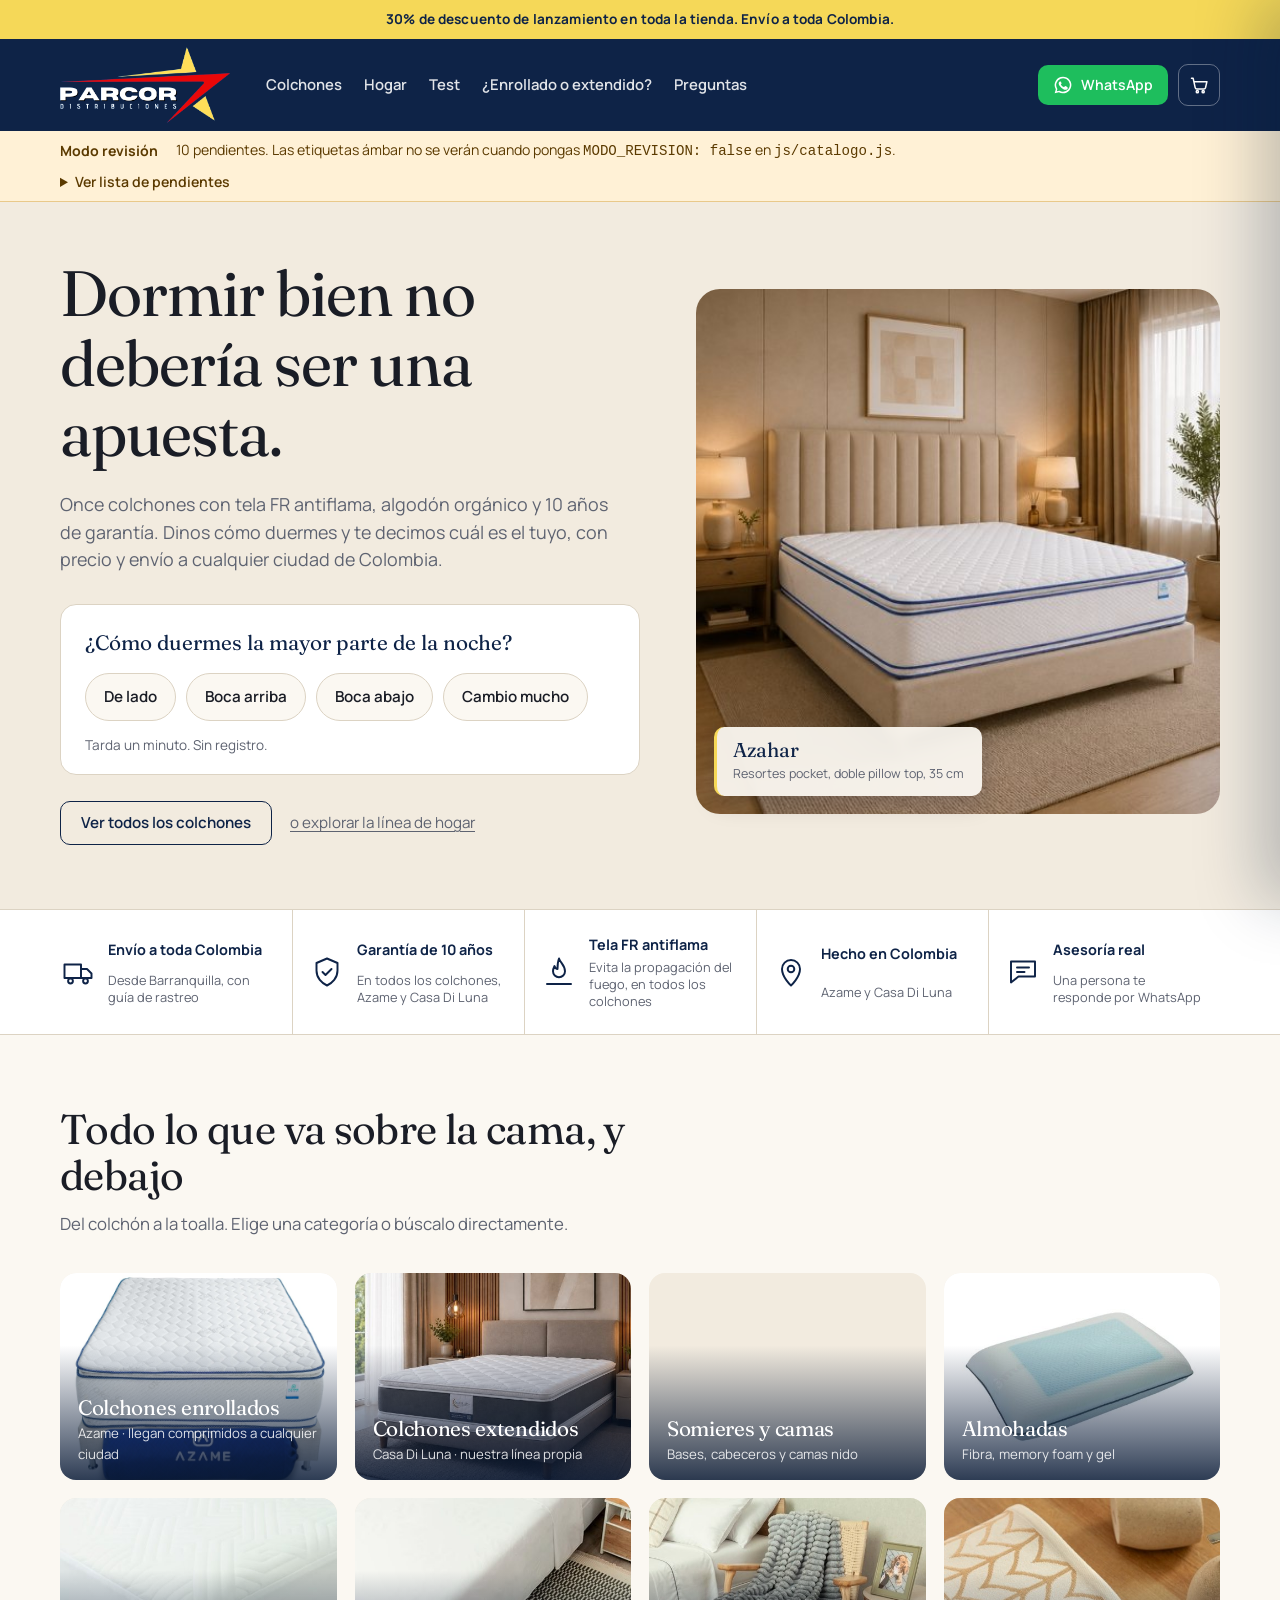
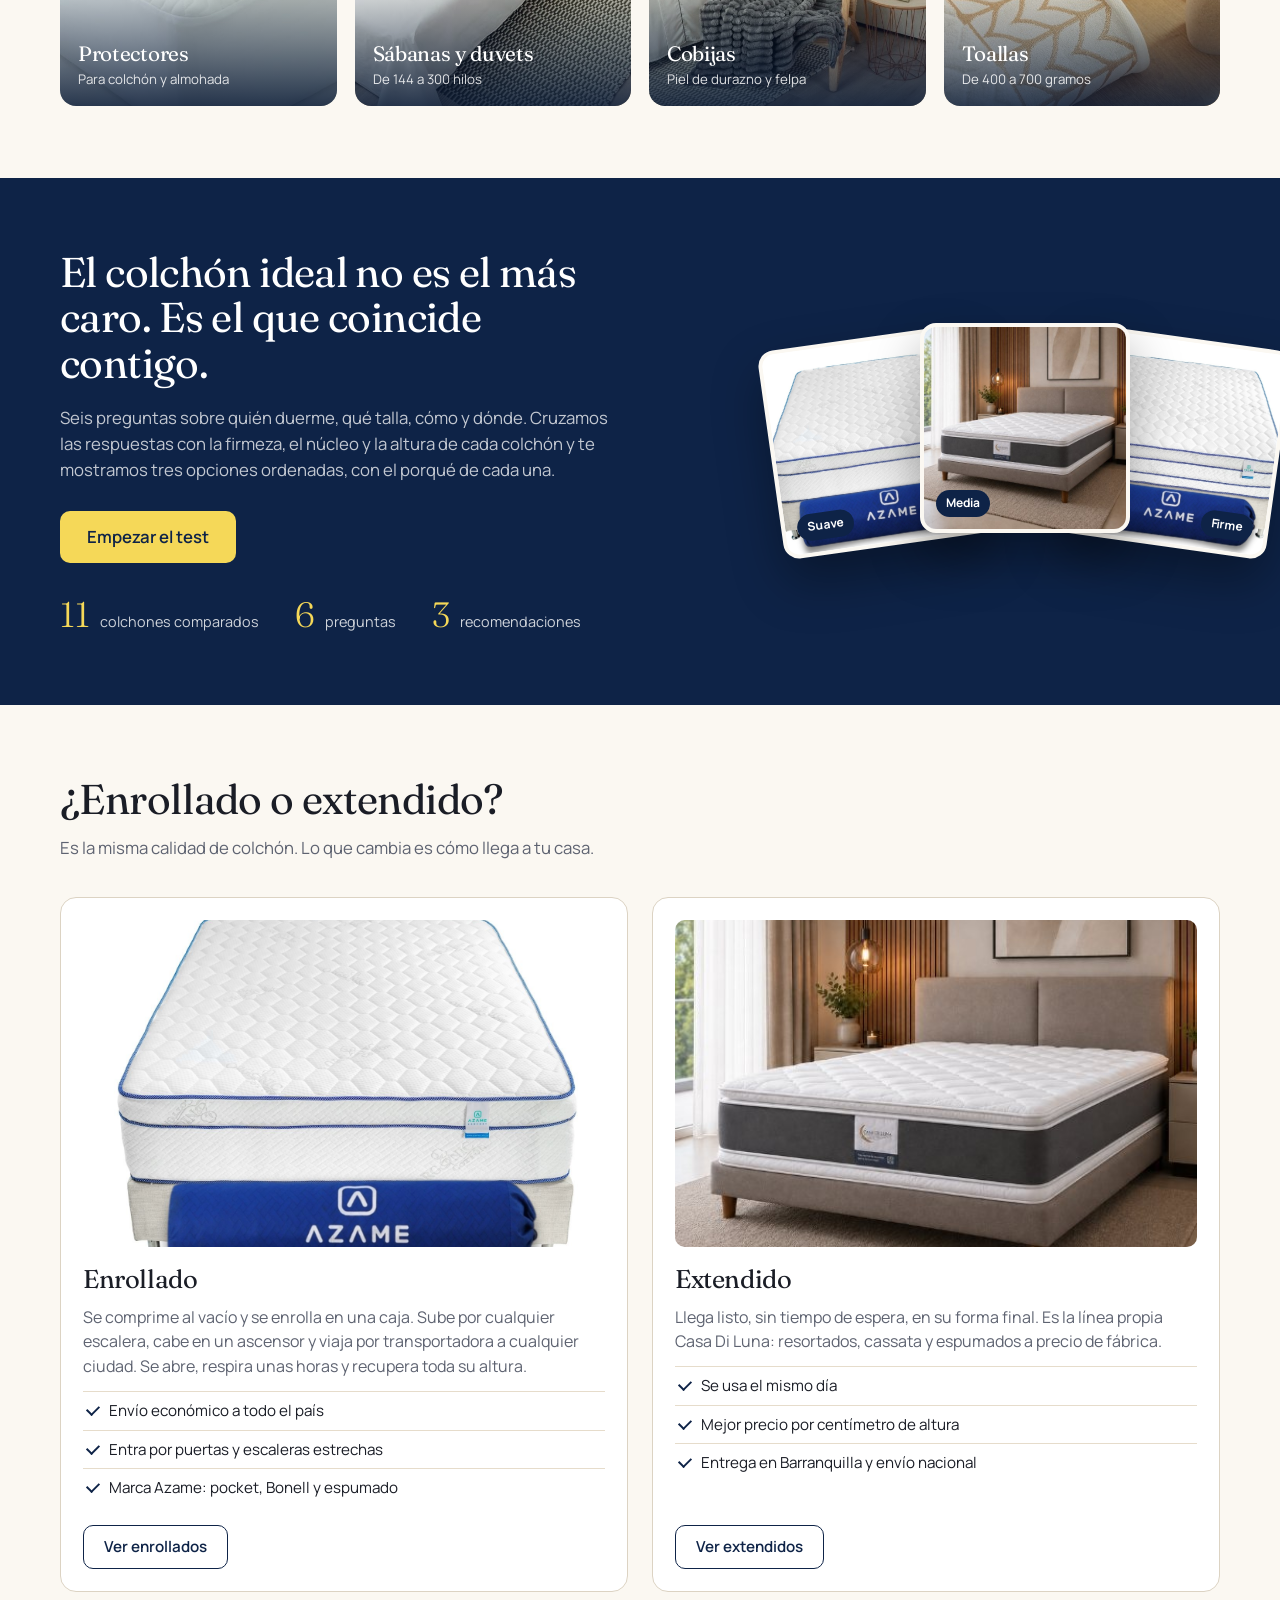
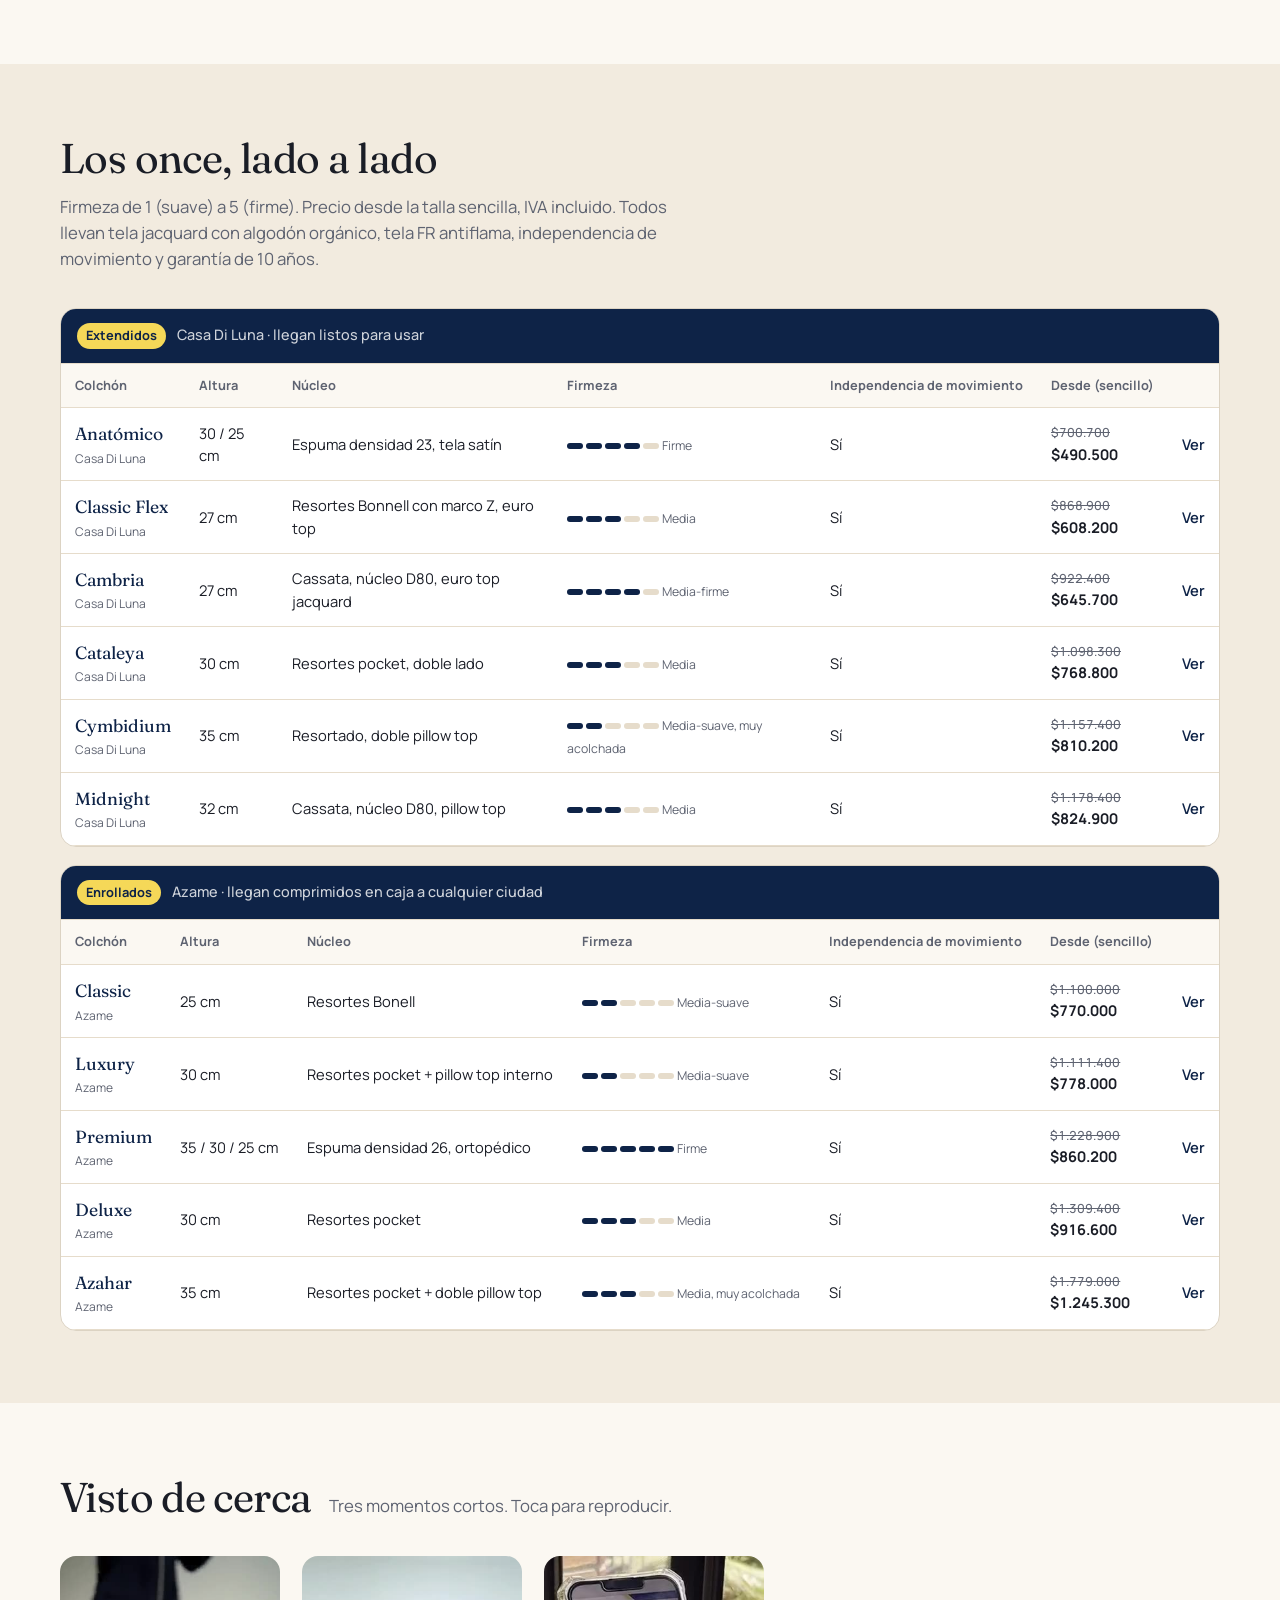
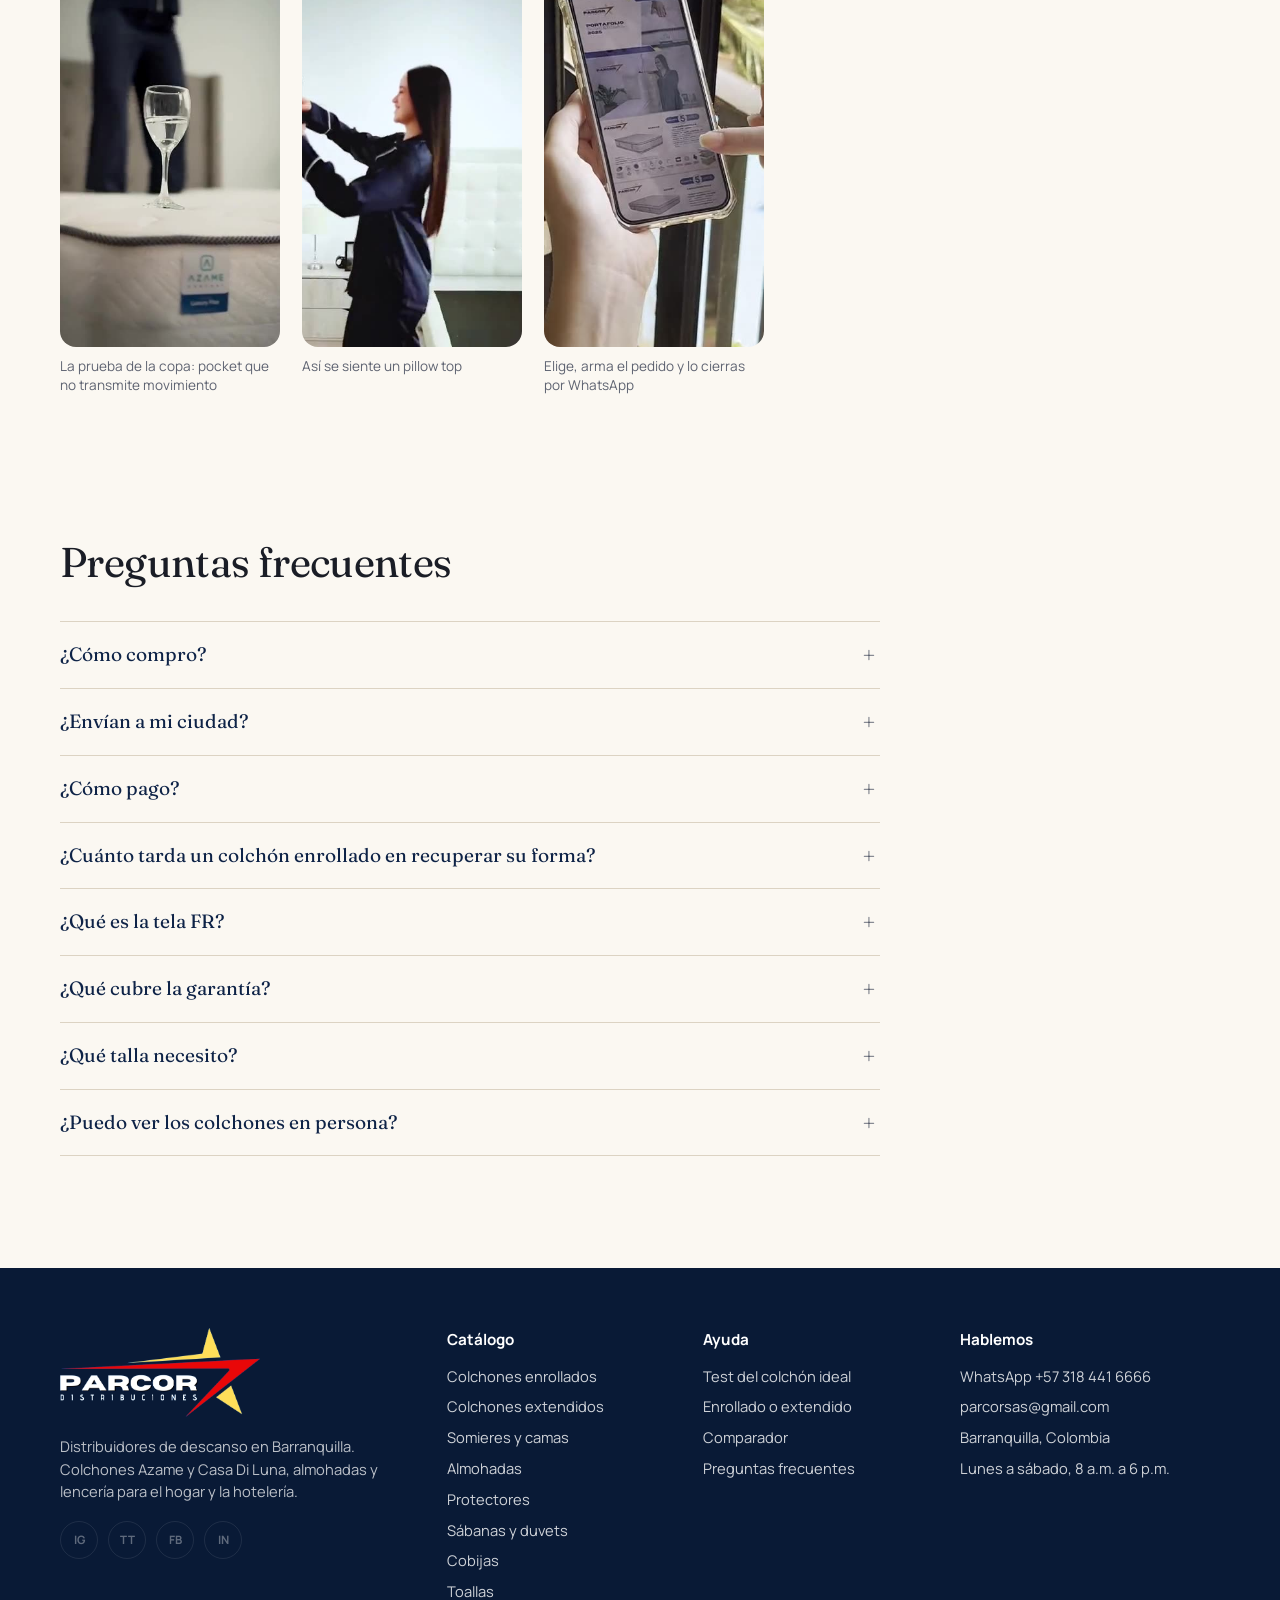
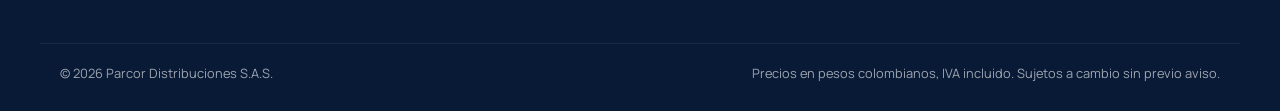
<file: index.html>
<!DOCTYPE html>
<html lang="es">
<head>
<meta charset="UTF-8">
<meta name="viewport" content="width=device-width, initial-scale=1.0">
<title>Parcor Distribuciones — Colchones y descanso, enviados a toda Colombia</title>
<meta name="description" content="Colchones enrollados Azame y extendidos Casa Di Luna, almohadas, protectores, sábanas, cobijas y toallas. Asesoría por WhatsApp y envío a toda Colombia desde Barranquilla.">
<meta property="og:title" content="Parcor Distribuciones — Colchones y descanso">
<meta property="og:description" content="Encuentra tu colchón ideal en un minuto. Envío a toda Colombia, garantía de 10 años.">
<meta property="og:image" content="img/enrollados/azahar-1.jpg">
<meta property="og:type" content="website">
<link rel="icon" href="img/logo/logo-azul.png" type="image/png">
<link rel="preconnect" href="https://fonts.googleapis.com">
<link rel="preconnect" href="https://fonts.gstatic.com" crossorigin>
<link href="https://fonts.googleapis.com/css2?family=Fraunces:ital,opsz,wght@0,9..144,300;0,9..144,400;0,9..144,500;0,9..144,600;1,9..144,300;1,9..144,400&family=Manrope:wght@400;500;600;700&display=swap" rel="stylesheet">
<link rel="stylesheet" href="css/styles.css">
</head>
<body>

<a class="skip" href="#view">Ir al contenido</a>

<!-- ============ ANUNCIO ============ -->
<div class="announce" id="announce" hidden></div>

<!-- ============ HEADER ============ -->
<header class="site-header" id="header">
  <div class="wrap header-row">
    <a href="#/" class="brand" aria-label="Parcor Distribuciones, inicio">
      <img src="img/logo/logo-blanco-hd.png" alt="Parcor Distribuciones" width="1174" height="520">
    </a>
    <nav class="nav" id="nav" aria-label="Principal">
      <a href="#/catalogo/enrollados">Colchones</a>
      <a href="#/catalogo/almohadas">Hogar</a>
      <a href="#/" data-scroll="test">Test</a>
      <a href="#/" data-scroll="enrollado">¿Enrollado o extendido?</a>
      <a href="#/" data-scroll="faq">Preguntas</a>
    </nav>
    <div class="header-actions">
      <a class="btn btn-wa btn-sm" id="header-wa" href="#" target="_blank" rel="noopener">
        <svg class="ico" viewBox="0 0 24 24" aria-hidden="true"><path d="M12 2a10 10 0 0 0-8.6 15.1L2 22l5.1-1.3A10 10 0 1 0 12 2zm0 18.2a8.2 8.2 0 0 1-4.2-1.2l-.3-.2-3 .8.8-2.9-.2-.3A8.2 8.2 0 1 1 12 20.2zm4.5-6.1c-.2-.1-1.5-.7-1.7-.8s-.4-.1-.6.1-.6.8-.8 1-.3.2-.5.1a6.7 6.7 0 0 1-3.3-2.9c-.3-.4.3-.4.7-1.3.1-.2 0-.3 0-.4l-.8-1.8c-.2-.5-.4-.4-.6-.4h-.5a1 1 0 0 0-.7.3 3 3 0 0 0-.9 2.2 5.2 5.2 0 0 0 1.1 2.8 11.9 11.9 0 0 0 4.6 4 5.3 5.3 0 0 0 3.2.7 2.7 2.7 0 0 0 1.8-1.3 2.2 2.2 0 0 0 .2-1.3c-.1-.1-.3-.2-.5-.3z"/></svg>
        <span>WhatsApp</span>
      </a>
      <button class="cart-btn" id="cart-btn" aria-label="Abrir carrito">
        <svg class="ico" viewBox="0 0 24 24" aria-hidden="true"><path d="M3 4h2l2.4 11.2a2 2 0 0 0 2 1.6h8.4a2 2 0 0 0 2-1.5L21.5 8H7"/><circle cx="10" cy="20" r="1.3"/><circle cx="17" cy="20" r="1.3"/></svg>
        <span class="cart-count" id="cart-count" hidden>0</span>
      </button>
      <button class="burger" id="burger" aria-label="Abrir menú" aria-expanded="false"><span></span><span></span><span></span></button>
    </div>
  </div>
</header>

<!-- Panel de revisión (solo con CONFIG.MODO_REVISION = true) -->
<div class="revision" id="revision" hidden></div>

<main id="view">

  <!-- ============ INICIO ============ -->
  <section class="view view-home" id="view-home">

    <!-- HERO: la primera pregunta del test -->
    <section class="hero">
      <div class="wrap hero-grid">
        <div class="hero-copy">
          <h1>Dormir bien no debería ser una apuesta.</h1>
          <p class="hero-lead">Once colchones con tela FR antiflama, algodón orgánico y 10 años de garantía. Dinos cómo duermes y te decimos cuál es el tuyo, con precio y envío a cualquier ciudad de Colombia.</p>
          <div class="hero-question" role="group" aria-labelledby="hq-label">
            <p id="hq-label" class="hq-label">¿Cómo duermes la mayor parte de la noche?</p>
            <div class="chips">
              <button class="chip" data-test-start="lado">De lado</button>
              <button class="chip" data-test-start="espalda">Boca arriba</button>
              <button class="chip" data-test-start="abajo">Boca abajo</button>
              <button class="chip" data-test-start="mixto">Cambio mucho</button>
            </div>
            <p class="hq-note">Tarda un minuto. Sin registro.</p>
          </div>
          <div class="hero-links">
            <a href="#/catalogo/enrollados" class="btn btn-ghost">Ver todos los colchones</a>
            <a href="#/catalogo/almohadas" class="link-quiet">o explorar la línea de hogar</a>
          </div>
        </div>
        <figure class="hero-photo">
          <img src="img/enrollados/azahar-1.jpg" alt="Colchón Azahar en una habitación luminosa" width="1024" height="1024" fetchpriority="high">
          <figcaption>
            <a href="#/p/azahar" class="photo-tag"><b>Azahar</b><span>Resortes pocket, doble pillow top, 35 cm</span></a>
          </figcaption>
        </figure>
      </div>
    </section>

    <!-- CONFIANZA -->
    <section class="trust" aria-label="Por qué comprar en Parcor">
      <div class="wrap trust-row">
        <div><svg viewBox="0 0 24 24" aria-hidden="true"><path d="M3 7h11v9H3zM14 10h4l3 3v3h-7z"/><circle cx="7" cy="18" r="1.6"/><circle cx="17" cy="18" r="1.6"/></svg><strong>Envío a toda Colombia</strong><span>Desde Barranquilla, con guía de rastreo</span></div>
        <div><svg viewBox="0 0 24 24" aria-hidden="true"><path d="M12 3l7 3v5c0 5-3.5 8.5-7 10-3.5-1.5-7-5-7-10V6z"/><path d="M9 12l2 2 4-4"/></svg><strong>Garantía de 10 años</strong><span>En todos los colchones, Azame y Casa Di Luna</span></div>
        <div><svg viewBox="0 0 24 24" aria-hidden="true"><path d="M12 3c1 3 4 4.5 4 8.5A4 4 0 0 1 8 11.5c0-1.5.5-2.5 1-3.5.5 1.5 1.5 2 2 2 0-2.5 0-4.5 1-7z"/><path d="M4 20h16"/></svg><strong>Tela FR antiflama</strong><span>Evita la propagación del fuego, en todos los colchones</span></div>
        <div><svg viewBox="0 0 24 24" aria-hidden="true"><path d="M12 21s-6-5.5-6-11a6 6 0 0 1 12 0c0 5.5-6 11-6 11z"/><circle cx="12" cy="10" r="2.2"/></svg><strong>Hecho en Colombia</strong><span>Azame y Casa Di Luna</span></div>
        <div><svg viewBox="0 0 24 24" aria-hidden="true"><path d="M4 5h16v10H9l-5 4z"/><path d="M8 9h8M8 12h5"/></svg><strong>Asesoría real</strong><span>Una persona te responde por WhatsApp</span></div>
      </div>
    </section>

    <!-- CATEGORÍAS -->
    <section class="section" id="categorias">
      <div class="wrap">
        <div class="section-head">
          <h2>Todo lo que va sobre la cama, y debajo</h2>
          <p>Del colchón a la toalla. Elige una categoría o búscalo directamente.</p>
        </div>
        <div class="cat-grid" id="cat-grid"></div>
      </div>
    </section>

    <!-- TEST -->
    <section class="section section-test" id="test">
      <div class="wrap test-teaser">
        <div class="test-teaser-copy">
          <h2>El colchón ideal no es el más caro. Es el que coincide contigo.</h2>
          <p>Seis preguntas sobre quién duerme, qué talla, cómo y dónde. Cruzamos las respuestas con la firmeza, el núcleo y la altura de cada colchón y te mostramos tres opciones ordenadas, con el porqué de cada una.</p>
          <button class="btn btn-primary btn-lg" data-test-start="">Empezar el test</button>
          <ul class="test-facts">
            <li><b>11</b> colchones comparados</li>
            <li><b>6</b> preguntas</li>
            <li><b>3</b> recomendaciones</li>
          </ul>
        </div>
        <div class="fan" aria-hidden="true">
          <figure><img src="img/enrollados/luxury-2.jpg" alt="" loading="lazy"><figcaption>Suave</figcaption></figure>
          <figure><img src="img/extendidos/cymbidium-1.jpg" alt="" loading="lazy"><figcaption>Media</figcaption></figure>
          <figure><img src="img/enrollados/premium-2.jpg" alt="" loading="lazy"><figcaption>Firme</figcaption></figure>
        </div>
      </div>
    </section>

    <!-- ENROLLADO VS EXTENDIDO -->
    <section class="section" id="enrollado">
      <div class="wrap">
        <div class="section-head">
          <h2>¿Enrollado o extendido?</h2>
          <p>Es la misma calidad de colchón. Lo que cambia es cómo llega a tu casa.</p>
        </div>
        <div class="compare-two">
          <article class="two-card">
            <img src="img/enrollados/luxury-2.jpg" alt="Colchón Azame comprimido y enrollado junto a uno extendido" loading="lazy">
            <h3>Enrollado</h3>
            <p>Se comprime al vacío y se enrolla en una caja. Sube por cualquier escalera, cabe en un ascensor y viaja por transportadora a cualquier ciudad. Se abre, respira unas horas y recupera toda su altura.</p>
            <ul class="pros">
              <li>Envío económico a todo el país</li>
              <li>Entra por puertas y escaleras estrechas</li>
              <li>Marca Azame: pocket, Bonell y espumado</li>
            </ul>
            <a href="#/catalogo/enrollados" class="btn btn-ghost">Ver enrollados</a>
          </article>
          <article class="two-card">
            <img src="img/extendidos/cymbidium-1.jpg" alt="Colchón Casa Di Luna extendido sobre una base" loading="lazy">
            <h3>Extendido</h3>
            <p>Llega listo, sin tiempo de espera, en su forma final. Es la línea propia Casa Di Luna: resortados, cassata y espumados a precio de fábrica.</p>
            <ul class="pros">
              <li>Se usa el mismo día</li>
              <li>Mejor precio por centímetro de altura</li>
              <li>Entrega en Barranquilla y envío nacional</li>
            </ul>
            <a href="#/catalogo/extendidos" class="btn btn-ghost">Ver extendidos</a>
          </article>
        </div>
      </div>
    </section>

    <!-- COMPARADOR -->
    <section class="section section-alt" id="comparador">
      <div class="wrap">
        <div class="section-head">
          <h2>Los once, lado a lado</h2>
          <p>Firmeza de 1 (suave) a 5 (firme). Precio desde la talla sencilla, IVA incluido. Todos llevan tela jacquard con algodón orgánico, tela FR antiflama, independencia de movimiento y garantía de 10 años.</p>
        </div>
        <div class="table-scroll">
          <table class="compare" id="compare-table"></table>
        </div>
        <div class="table-scroll table-scroll-2">
          <table class="compare" id="compare-table-2"></table>
        </div>
      </div>
    </section>

    <!-- VIDEOS -->
    <section class="section section-videos" id="videos">
      <div class="wrap">
        <div class="section-head section-head-row">
          <h2>Visto de cerca</h2>
          <p>Tres momentos cortos. Toca para reproducir.</p>
        </div>
        <div class="video-row">
          <figure class="clip"><video src="video/clip-2.mp4" poster="video/clip-2.jpg" playsinline preload="none" loop muted></video><figcaption>La prueba de la copa: pocket que no transmite movimiento</figcaption></figure>
          <figure class="clip"><video src="video/clip-1.mp4" poster="video/clip-1.jpg" playsinline preload="none" loop muted></video><figcaption>Así se siente un pillow top</figcaption></figure>
          <figure class="clip"><video src="video/clip-3.mp4" poster="video/clip-3.jpg" playsinline preload="none" loop muted></video><figcaption>Elige, arma el pedido y lo cierras por WhatsApp</figcaption></figure>
        </div>
      </div>
    </section>

    <!-- FAQ -->
    <section class="section" id="faq">
      <div class="wrap faq-wrap">
        <div class="section-head">
          <h2>Preguntas frecuentes</h2>
        </div>
        <div class="faq" id="faq-list">
          <details><summary>¿Cómo compro?</summary><p>Armas tu pedido en la página (colchón, talla, cantidad, lo que quieras agregar) y al finalizar se abre WhatsApp con el pedido listo. Una persona del equipo confirma disponibilidad, costo de envío y te envía los datos de pago.</p></details>
          <details><summary>¿Envían a mi ciudad?</summary><p>Sí, a toda Colombia. Los colchones enrollados viajan por transportadora en caja; los extendidos y los somieres van en vehículo o carga. El valor del envío depende de la ciudad y te lo confirmamos antes de pagar.</p></details>
          <details><summary>¿Cómo pago?</summary><p id="faq-pagos"></p></details>
          <details><summary>¿Cuánto tarda un colchón enrollado en recuperar su forma?</summary><p>Al abrir la caja y retirar el plástico, el colchón se expande en minutos y alcanza su altura completa entre 24 y 48 horas. Puedes dormir en él la primera noche.</p></details>
          <details><summary>¿Qué es la tela FR?</summary><p>FR significa <em>flame retardant</em>: una tela tratada para que no propague el fuego. Todos nuestros colchones la llevan como capa exterior, junto con el jacquard de algodón orgánico que no transfiere calor. Es la misma norma que exigen hoteles y clínicas.</p></details>
          <details><summary>¿Qué cubre la garantía?</summary><p>Todos los colchones tienen garantía de 10 años contra defectos de fabricación: hundimientos mayores a 2,5 cm sin uso indebido, resortes rotos o costuras abiertas. No cubre manchas ni daños por humedad, por eso recomendamos un protector.</p></details>
          <details><summary>¿Qué talla necesito?</summary><p>Sencillo 100×190 (una persona), Semidoble 120×190 (una persona con espacio), Doble 140×190 (pareja), Queen 160×190 (pareja con espacio) y King 200×200 (pareja con niños o mascotas). Mide tu base o somier antes de elegir.</p></details>
          <details><summary>¿Puedo ver los colchones en persona?</summary><p>Somos una tienda en línea. Por eso te damos todas las fichas técnicas, fotos reales, el test y asesoría directa por WhatsApp con alguien que conoce cada colchón.</p></details>
        </div>
      </div>
    </section>

  </section>

  <!-- ============ CATÁLOGO ============ -->
  <section class="view view-catalogo" id="view-catalogo" hidden>
    <div class="wrap">
      <nav class="crumbs" aria-label="Ruta"><a href="#/">Inicio</a><span>/</span><span id="cat-crumb">Catálogo</span></nav>
      <div class="cat-header">
        <h1 id="cat-title">Catálogo</h1>
        <p id="cat-sub"></p>
      </div>
      <div class="cat-tabs" id="cat-tabs" role="tablist"></div>
      <div class="filters" id="filters"></div>
      <div class="product-grid" id="product-grid"></div>
    </div>
  </section>

  <!-- ============ PRODUCTO ============ -->
  <section class="view view-producto" id="view-producto" hidden>
    <div class="wrap" id="producto-wrap"></div>
  </section>

</main>

<!-- ============ FOOTER ============ -->
<footer class="site-footer">
  <div class="wrap footer-grid">
    <div class="footer-brand">
      <img src="img/logo/logo-blanco-hd.png" alt="Parcor Distribuciones" width="1174" height="520" loading="lazy">
      <p>Distribuidores de descanso en Barranquilla. Colchones Azame y Casa Di Luna, almohadas y lencería para el hogar y la hotelería.</p>
      <div class="social" id="social"></div>
    </div>
    <div>
      <h4>Catálogo</h4>
      <ul id="footer-cats"></ul>
    </div>
    <div>
      <h4>Ayuda</h4>
      <ul>
        <li><a href="#/" data-scroll="test">Test del colchón ideal</a></li>
        <li><a href="#/" data-scroll="enrollado">Enrollado o extendido</a></li>
        <li><a href="#/" data-scroll="comparador">Comparador</a></li>
        <li><a href="#/" data-scroll="faq">Preguntas frecuentes</a></li>
      </ul>
    </div>
    <div>
      <h4>Hablemos</h4>
      <ul class="contact">
        <li><a id="footer-wa" href="#" target="_blank" rel="noopener">WhatsApp +57 318 441 6666</a></li>
        <li><a id="footer-mail" href="#">parcorsas@gmail.com</a></li>
        <li>Barranquilla, Colombia</li>
        <li>Lunes a sábado, 8 a.m. a 6 p.m.</li>
      </ul>
    </div>
  </div>
  <div class="wrap footer-base">
    <span>© <span id="year"></span> Parcor Distribuciones S.A.S.</span>
    <span>Precios en pesos colombianos, IVA incluido. Sujetos a cambio sin previo aviso.</span>
  </div>
</footer>

<!-- WhatsApp flotante (móvil) -->
<a class="wa-float" id="wa-float" href="#" target="_blank" rel="noopener" aria-label="Escríbenos por WhatsApp">
  <svg class="ico" viewBox="0 0 24 24" aria-hidden="true"><path d="M12 2a10 10 0 0 0-8.6 15.1L2 22l5.1-1.3A10 10 0 1 0 12 2zm0 18.2a8.2 8.2 0 0 1-4.2-1.2l-.3-.2-3 .8.8-2.9-.2-.3A8.2 8.2 0 1 1 12 20.2zm4.5-6.1c-.2-.1-1.5-.7-1.7-.8s-.4-.1-.6.1-.6.8-.8 1-.3.2-.5.1a6.7 6.7 0 0 1-3.3-2.9c-.3-.4.3-.4.7-1.3.1-.2 0-.3 0-.4l-.8-1.8c-.2-.5-.4-.4-.6-.4h-.5a1 1 0 0 0-.7.3 3 3 0 0 0-.9 2.2 5.2 5.2 0 0 0 1.1 2.8 11.9 11.9 0 0 0 4.6 4 5.3 5.3 0 0 0 3.2.7 2.7 2.7 0 0 0 1.8-1.3 2.2 2.2 0 0 0 .2-1.3c-.1-.1-.3-.2-.5-.3z"/></svg>
</a>

<!-- ============ CARRITO ============ -->
<div class="overlay" id="cart-overlay" hidden></div>
<aside class="drawer" id="cart-drawer" aria-label="Tu pedido" aria-hidden="true">
  <div class="drawer-head">
    <h2>Tu pedido</h2>
    <button class="icon-btn" id="cart-close" aria-label="Cerrar carrito">×</button>
  </div>
  <div class="drawer-body" id="cart-body"></div>
  <div class="drawer-foot" id="cart-foot"></div>
</aside>

<!-- ============ TEST ============ -->
<div class="overlay" id="test-overlay" hidden></div>
<div class="modal" id="test-modal" role="dialog" aria-modal="true" aria-labelledby="test-title" aria-hidden="true">
  <div class="modal-head">
    <h2 id="test-title">Tu colchón ideal</h2>
    <button class="icon-btn" id="test-close" aria-label="Cerrar test">×</button>
  </div>
  <div class="modal-body" id="test-body"></div>
</div>

<div class="toast" id="toast" role="status" aria-live="polite"></div>

<script src="js/catalogo.js"></script>
<script src="js/app.js"></script>
</body>
</html>
</file>
<file: css/styles.css>
/* =====================================================================
   PARCOR DISTRIBUCIONES — estilos
   Paleta: azul noche + arena. Serif Fraunces para titulares,
   Manrope para interfaz y precios.
   ===================================================================== */
:root{
  --navy:#0E2347;
  --navy-deep:#091A36;
  --navy-soft:#1B3566;
  --sand:#F2EBDF;
  --sand-2:#E6DCCB;
  --cream:#FBF8F2;
  --white:#FFFFFF;
  --ink:#1A1D26;
  --muted:#5E6371;
  --line:#DCD3C3;
  --gold:#F5D858;
  --gold-deep:#B8960F;
  --red:#E30008;
  --wa:#1EBE5D;
  --wa-dark:#17A24D;
  --amber:#B06B00;
  --amber-bg:#FFF1D6;

  --serif:"Fraunces", Georgia, "Times New Roman", serif;
  --sans:"Manrope", system-ui, -apple-system, "Segoe UI", sans-serif;

  --r-xs:6px; --r-sm:10px; --r-md:16px; --r-lg:24px; --r-pill:999px;
  --wrap:1200px;
  --gutter:20px;
  --header-h:92px;
}
*{box-sizing:border-box}
html{scroll-behavior:smooth;-webkit-text-size-adjust:100%}
@media (prefers-reduced-motion:reduce){html{scroll-behavior:auto} *{transition:none!important;animation:none!important}}
body{margin:0;font-family:var(--sans);font-size:16px;line-height:1.55;color:var(--ink);background:var(--cream)}
img,video{max-width:100%;height:auto;display:block}
a{color:inherit}
button{font:inherit;color:inherit;cursor:pointer}
h1,h2,h3{font-family:var(--serif);font-weight:400;line-height:1.1;letter-spacing:-.015em;margin:0}
h1{font-size:clamp(2.2rem,5.2vw,4rem)}
h2{font-size:clamp(1.7rem,3.4vw,2.6rem)}
h3{font-size:1.35rem}
h4{font-family:var(--sans);font-size:.95rem;font-weight:700;margin:0 0 .8rem}
p{margin:0 0 1em}
.wrap{max-width:var(--wrap);margin:0 auto;padding:0 var(--gutter)}
.skip{position:absolute;left:-999px;top:8px;background:var(--gold);color:var(--navy);padding:8px 12px;border-radius:var(--r-xs);z-index:999}
.skip:focus{left:8px}
:focus-visible{outline:3px solid var(--gold);outline-offset:2px}
.ico{width:20px;height:20px;fill:none;stroke:currentColor;stroke-width:1.8;stroke-linecap:round;stroke-linejoin:round}
.btn-wa .ico,.wa-float .ico{fill:currentColor;stroke:none}
[hidden]{display:none!important}

/* ---------- botones ---------- */
.btn{display:inline-flex;align-items:center;justify-content:center;gap:8px;padding:12px 20px;border-radius:var(--r-sm);border:1.5px solid transparent;font-weight:600;font-size:.95rem;text-decoration:none;line-height:1.2;transition:background .15s,color .15s,border-color .15s,transform .1s}
.btn:active{transform:translateY(1px)}
.btn-primary{background:var(--navy);color:var(--white)}
.btn-primary:hover{background:var(--navy-soft)}
.btn-ghost{background:transparent;color:var(--navy);border-color:var(--navy)}
.btn-ghost:hover{background:var(--navy);color:var(--white)}
.btn-wa{background:var(--wa);color:var(--white)}
.btn-wa:hover{background:var(--wa-dark)}
.btn-lg{padding:15px 26px;font-size:1.05rem}
.btn-sm{padding:9px 14px;font-size:.88rem}
.btn-block{width:100%}
.link-quiet{color:var(--muted);text-decoration:underline;text-underline-offset:3px;font-size:.95rem}
.link-quiet:hover{color:var(--navy)}
.icon-btn{background:none;border:0;font-size:1.8rem;line-height:1;padding:4px 8px;color:inherit;border-radius:var(--r-xs)}
.icon-btn:hover{background:rgba(0,0,0,.06)}

/* ---------- header ---------- */
.site-header{position:sticky;top:0;z-index:50;background:var(--navy);color:var(--white)}
.header-row{display:flex;align-items:center;gap:24px;height:var(--header-h)}
.brand img{width:170px;height:auto}
.nav{display:flex;gap:22px;margin-left:12px}
.nav a{text-decoration:none;font-weight:600;font-size:.93rem;opacity:.88;padding:6px 0;border-bottom:2px solid transparent}
.nav a:hover,.nav a.active{opacity:1;border-bottom-color:var(--gold)}
.header-actions{margin-left:auto;display:flex;align-items:center;gap:10px}
.cart-btn{position:relative;background:transparent;border:1.5px solid rgba(255,255,255,.35);border-radius:var(--r-sm);width:42px;height:42px;display:grid;place-items:center;color:var(--white)}
.cart-btn:hover{border-color:var(--white)}
.cart-count{position:absolute;top:-7px;right:-7px;background:var(--gold);color:var(--navy);font-size:.72rem;font-weight:700;min-width:20px;height:20px;border-radius:var(--r-pill);display:grid;place-items:center;padding:0 5px}
.burger{display:none;background:none;border:0;width:42px;height:42px;flex-direction:column;justify-content:center;gap:5px;align-items:center}
.burger span{width:22px;height:2px;background:var(--white);display:block}

/* ---------- panel de revisión ---------- */
.revision{background:var(--amber-bg);border-bottom:1px solid #E9C98A;color:#5B3A00;font-size:.88rem}
.revision .wrap{display:flex;flex-wrap:wrap;gap:8px 18px;align-items:center;padding-top:8px;padding-bottom:8px}
.revision strong{font-weight:700}
.revision details{width:100%}
.revision summary{cursor:pointer;font-weight:600}
.revision ul{margin:8px 0 4px;padding-left:18px;columns:2;column-gap:28px}
.revision li{break-inside:avoid;margin-bottom:3px}
.revision .rev-off{margin-left:auto;font-size:.8rem;opacity:.8}
.badge-rev{display:inline-flex;align-items:center;gap:5px;background:var(--amber-bg);color:#6B4300;border:1px solid #E9C98A;font-size:.72rem;font-weight:700;padding:3px 8px;border-radius:var(--r-pill);white-space:nowrap}
.badge-rev::before{content:"";width:7px;height:7px;border-radius:50%;background:var(--amber)}

/* ---------- anuncio ---------- */
.announce{background:var(--gold);color:var(--navy);text-align:center;font-size:.85rem;font-weight:700;padding:9px 16px;letter-spacing:.01em}

/* ---------- hero ---------- */
.hero{background:var(--sand);padding:56px 0 64px}
.hero-grid{display:grid;grid-template-columns:1.05fr .95fr;gap:56px;align-items:center}
.hero h1{max-width:12ch}
.hero-lead{font-size:1.12rem;color:var(--muted);max-width:52ch;margin:22px 0 30px}
.hero-question{background:var(--white);border-radius:var(--r-md);padding:22px 24px 18px;border:1px solid var(--line)}
.hq-label{font-family:var(--serif);font-size:1.3rem;margin:0 0 14px;color:var(--navy)}
.chips{display:flex;flex-wrap:wrap;gap:10px}
.chip{background:var(--cream);border:1.5px solid var(--line);border-radius:var(--r-pill);padding:11px 18px;font-weight:600;font-size:.95rem;transition:all .15s}
.chip:hover{border-color:var(--navy);background:var(--white)}
.chip.selected,.chip[aria-pressed="true"]{background:var(--navy);color:var(--white);border-color:var(--navy)}
.hq-note{margin:14px 0 0;font-size:.85rem;color:var(--muted)}
.hero-links{display:flex;align-items:center;gap:18px;margin-top:26px;flex-wrap:wrap}
.hero-photo{margin:0;position:relative}
.hero-photo img{border-radius:var(--r-lg);width:100%;aspect-ratio:1/1;object-fit:cover}
.hero-photo figcaption{position:absolute;left:18px;bottom:18px}
.photo-tag{display:block;background:rgba(251,248,242,.94);color:var(--navy);padding:12px 18px 12px 16px;border-radius:var(--r-sm);text-decoration:none;border-left:3px solid var(--gold);box-shadow:0 8px 24px rgba(9,26,54,.18);backdrop-filter:blur(4px)}
.photo-tag b{display:block;font-family:var(--serif);font-weight:400;font-size:1.25rem;line-height:1.1}
.photo-tag span{display:block;font-size:.78rem;color:var(--muted);margin-top:3px}
.photo-tag:hover{background:var(--cream)}
.star{width:14px;height:14px;background:var(--gold);clip-path:polygon(50% 0,61% 35%,98% 35%,68% 57%,79% 91%,50% 70%,21% 91%,32% 57%,2% 35%,39% 35%);display:inline-block;flex:none}

/* ---------- confianza ---------- */
.trust{background:var(--white);border-top:1px solid var(--line);border-bottom:1px solid var(--line)}
.trust-row{display:grid;grid-template-columns:repeat(5,1fr)}
.trust-row>div{padding:24px 16px;display:grid;grid-template-columns:36px 1fr;grid-template-rows:auto auto;column-gap:12px;row-gap:2px;align-items:center;border-left:1px solid var(--line)}
.trust-row>div:first-child{border-left:0;padding-left:0}
.trust-row svg{grid-row:1/3;width:36px;height:36px;fill:none;stroke:var(--navy);stroke-width:1.3;stroke-linecap:round;stroke-linejoin:round}
.trust strong{font-size:.9rem;color:var(--navy);white-space:nowrap}
.trust span{font-size:.8rem;color:var(--muted);line-height:1.35}

/* ---------- secciones ---------- */
.section{padding:72px 0}
.section-alt{background:var(--sand)}
.section-head{max-width:62ch;margin-bottom:36px}
.section-head p{color:var(--muted);font-size:1.05rem;margin:12px 0 0}
.section-head-row{display:flex;align-items:baseline;gap:18px;max-width:none}
.section-head-row p{margin:0}

/* categorías */
.cat-grid{display:grid;grid-template-columns:repeat(4,1fr);gap:18px}
.cat-card{position:relative;display:block;text-decoration:none;border-radius:var(--r-md);overflow:hidden;background:var(--sand);aspect-ratio:4/3;color:var(--white);isolation:isolate}
.cat-card img{position:absolute;inset:0;width:100%;height:100%;object-fit:cover;transition:transform .5s ease}
.cat-card:hover img{transform:scale(1.03)}
.cat-card::after{content:"";position:absolute;inset:0;background:linear-gradient(180deg,rgba(9,26,54,0) 35%,rgba(9,26,54,.85) 100%)}
.cat-card .cat-txt{position:absolute;left:18px;right:18px;bottom:16px;z-index:1}
.cat-card h3{font-size:1.3rem;color:var(--white)}
.cat-card span{font-size:.83rem;opacity:.85;display:block;margin-top:3px}
.cat-card.soon{background:var(--navy-deep);color:var(--white)}
.cat-card.soon .cat-txt{top:18px;bottom:auto}
.cat-card.soon::after{display:none}
.cat-card .badge-rev{position:absolute;top:12px;left:12px;z-index:2}
.cat-card.soon .badge-rev{top:auto;bottom:14px}

/* test teaser */
.section-test{background:var(--navy);color:var(--white)}
.test-teaser{display:grid;grid-template-columns:1.3fr .7fr;gap:48px;align-items:center}
.test-teaser h2{max-width:20ch}
.test-teaser p{color:rgba(255,255,255,.75);font-size:1.05rem;margin:18px 0 28px;max-width:56ch}
.section-test .btn-primary{background:var(--gold);color:var(--navy)}
.section-test .btn-primary:hover{background:#FFE67A}
.test-facts{list-style:none;margin:34px 0 0;padding:0;display:flex;gap:36px;flex-wrap:wrap}
.test-facts li{font-size:.9rem;display:flex;align-items:baseline;gap:10px;color:rgba(255,255,255,.8)}
.test-facts b{font-family:var(--serif);font-size:2.2rem;font-weight:300;color:var(--gold);line-height:1}
.fan{position:relative;height:340px;display:flex;justify-content:center;align-items:center}
.fan figure{position:absolute;margin:0;width:210px;aspect-ratio:1/1;border-radius:var(--r-md);overflow:hidden;background:var(--white);box-shadow:0 24px 50px rgba(0,0,0,.35);border:4px solid var(--cream)}
.fan img{width:100%;height:100%;object-fit:cover}
.fan figcaption{position:absolute;left:12px;bottom:12px;background:var(--navy);color:var(--white);font-size:.75rem;font-weight:700;padding:4px 10px;border-radius:var(--r-pill)}
.fan figure:nth-child(1){transform:translateX(-150px) rotate(-8deg);z-index:1}
.fan figure:nth-child(2){transform:translateY(-14px);z-index:3}
.fan figure:nth-child(3){transform:translateX(150px) rotate(8deg);z-index:2}
.fan figure:nth-child(3) figcaption{left:auto;right:12px}

/* enrollado vs extendido */
.compare-two{display:grid;grid-template-columns:1fr 1fr;gap:24px}
.two-card{background:var(--white);border:1px solid var(--line);border-radius:var(--r-md);padding:22px;display:flex;flex-direction:column;gap:12px}
.two-card img{border-radius:var(--r-sm);aspect-ratio:16/10;object-fit:cover;width:100%}
.two-card h3{font-size:1.6rem;margin-top:6px}
.two-card p{color:var(--muted);margin:0}
.pros{margin:0 0 6px;padding:0;list-style:none}
.pros li{padding:7px 0 7px 26px;position:relative;border-top:1px solid var(--sand-2);font-size:.95rem}
.pros li::before{content:"";position:absolute;left:4px;top:13px;width:10px;height:6px;border-left:2px solid var(--navy);border-bottom:2px solid var(--navy);transform:rotate(-45deg)}
.two-card .btn{align-self:flex-start;margin-top:auto}

/* comparador */
.table-scroll{overflow-x:auto;-webkit-overflow-scrolling:touch;border-radius:var(--r-md);background:var(--white);border:1px solid var(--line)}
.compare{width:100%;border-collapse:collapse;font-size:.92rem;min-width:760px}
.compare th,.compare td{padding:12px 14px;text-align:left;border-bottom:1px solid var(--sand-2);vertical-align:middle}
.compare th{font-weight:700;font-size:.8rem;color:var(--muted);background:var(--cream);white-space:nowrap}
.compare th.group{background:var(--navy);color:var(--white);padding:14px 16px;font-size:.9rem}
.compare th.group .tag{background:var(--gold);color:var(--navy);font-size:.8rem}
.compare th.group .group-sub{font-weight:500;opacity:.8;margin-left:8px}
.table-scroll-2{margin-top:18px}
.compare tbody tr:hover{background:var(--cream)}
.compare .name{font-family:var(--serif);font-size:1.1rem;color:var(--navy);white-space:nowrap}
.compare .name small{display:block;font-family:var(--sans);font-size:.75rem;color:var(--muted);margin-top:2px}
.compare .price{font-weight:700;white-space:nowrap;font-variant-numeric:tabular-nums}
.compare a{text-decoration:none;font-weight:600;color:var(--navy);white-space:nowrap}
.compare a:hover{text-decoration:underline}
.firm{display:inline-flex;gap:3px;vertical-align:middle}
.firm i{width:16px;height:6px;border-radius:3px;background:var(--sand-2)}
.firm i.on{background:var(--navy)}
.tag{display:inline-block;font-size:.72rem;font-weight:700;padding:3px 9px;border-radius:var(--r-pill);background:var(--sand);color:var(--navy)}
.tag-roll{background:#E3ECFA}

/* videos */
.video-row{display:grid;grid-template-columns:repeat(3,220px);gap:22px;justify-content:start}
.clip{margin:0;cursor:pointer}
.clip video{width:100%;aspect-ratio:9/16;object-fit:cover;border-radius:var(--r-md);background:var(--navy-deep)}
.clip figcaption{font-size:.85rem;color:var(--muted);margin-top:10px;line-height:1.4}
.clip.playing video{outline:2px solid var(--gold);outline-offset:2px}

/* faq */
.faq{max-width:820px}
.faq details{border-top:1px solid var(--line)}
.faq details:last-child{border-bottom:1px solid var(--line)}
.faq summary{cursor:pointer;list-style:none;padding:18px 36px 18px 0;font-family:var(--serif);font-size:1.2rem;position:relative;color:var(--navy)}
.faq summary::-webkit-details-marker{display:none}
.faq summary::after{content:"+";position:absolute;right:4px;top:14px;font-size:1.6rem;font-weight:300;color:var(--muted)}
.faq details[open] summary::after{content:"–"}
.faq p{color:var(--muted);margin:0 0 20px;max-width:68ch}

/* ---------- catálogo ---------- */
.view-catalogo,.view-producto{padding:28px 0 80px}
.crumbs{font-size:.85rem;color:var(--muted);display:flex;gap:8px;margin-bottom:18px}
.crumbs a{text-decoration:none}
.crumbs a:hover{text-decoration:underline}
.cat-header{margin-bottom:22px}
.cat-header p{color:var(--muted);margin:8px 0 0;font-size:1.05rem}
.cat-tabs{display:flex;gap:8px;flex-wrap:wrap;margin-bottom:22px}
.cat-tabs a{text-decoration:none;padding:9px 15px;border-radius:var(--r-pill);border:1.5px solid var(--line);font-size:.9rem;font-weight:600;background:var(--white)}
.cat-tabs a.active{background:var(--navy);color:var(--white);border-color:var(--navy)}
.filters{display:flex;gap:8px;flex-wrap:wrap;margin-bottom:22px;align-items:center}
.filters .flabel{font-size:.85rem;color:var(--muted);margin-right:4px}
.filters button{background:transparent;border:1px solid var(--line);border-radius:var(--r-pill);padding:6px 12px;font-size:.85rem;font-weight:600}
.filters button.active{background:var(--sand);border-color:var(--navy)}
.product-grid{display:grid;grid-template-columns:repeat(3,1fr);gap:22px}
.pcard{background:var(--white);border:1px solid var(--line);border-radius:var(--r-md);overflow:hidden;display:flex;flex-direction:column;text-decoration:none;color:inherit;position:relative}
.pcard:hover{border-color:var(--navy)}
.pcard .pimg{aspect-ratio:1/1;background:var(--white);display:grid;place-items:center;overflow:hidden;border-bottom:1px solid var(--sand-2)}
.pcard .pimg img{width:100%;height:100%;object-fit:cover}
.pcard .pbody{padding:16px 18px 18px;display:flex;flex-direction:column;gap:6px;flex:1}
.pcard .pmeta{font-size:.8rem;color:var(--muted)}
.pcard h3{font-size:1.25rem}
.pcard .pdesc{font-size:.9rem;color:var(--muted);margin:2px 0 8px;display:-webkit-box;-webkit-line-clamp:2;-webkit-box-orient:vertical;overflow:hidden}
.pcard .pprice{margin-top:auto;display:flex;align-items:baseline;justify-content:space-between;gap:10px}
.pcard .pprice b{font-size:1.1rem;font-variant-numeric:tabular-nums}
.pcard .pprice small{color:var(--muted);font-size:.8rem}
.pcard .badges{position:absolute;top:12px;left:12px;display:flex;flex-direction:column;gap:6px;z-index:2}
.placeholder{width:100%;height:100%;display:grid;place-items:center;background:linear-gradient(160deg,var(--cream),var(--sand));color:var(--muted);font-size:.85rem;text-align:center;padding:20px}
.placeholder svg{width:56px;height:56px;stroke:var(--navy);fill:none;stroke-width:1.4;opacity:.6;margin-bottom:10px}
.empty{padding:60px 20px;text-align:center;color:var(--muted);grid-column:1/-1}

/* ---------- producto ---------- */
.prod{display:grid;grid-template-columns:1.05fr .95fr;gap:48px;align-items:start}
.gallery{position:sticky;top:calc(var(--header-h) + 16px)}
.gallery .main{aspect-ratio:1/1;border-radius:var(--r-md);overflow:hidden;background:var(--white);border:1px solid var(--line)}
.gallery .main img{width:100%;height:100%;object-fit:cover}
.thumbs{display:flex;gap:10px;margin-top:12px}
.thumbs button{width:76px;height:76px;border-radius:var(--r-sm);overflow:hidden;border:2px solid transparent;padding:0;background:var(--white)}
.thumbs button.active{border-color:var(--navy)}
.thumbs img{width:100%;height:100%;object-fit:cover}
.pinfo .pmeta{color:var(--muted);font-size:.9rem;margin-bottom:8px;display:flex;gap:8px;flex-wrap:wrap;align-items:center}
.pinfo h1{font-size:clamp(2rem,4vw,3rem);margin-bottom:12px}
.pinfo .pdesc{font-size:1.05rem;color:var(--muted);max-width:56ch}
.specs{display:grid;grid-template-columns:repeat(3,1fr);gap:10px;margin:22px 0}
.specs div{background:var(--sand);border-radius:var(--r-sm);padding:12px 14px}
.specs small{display:block;font-size:.75rem;color:var(--muted);margin-bottom:2px}
.specs b{font-size:.98rem}
.feats{list-style:none;margin:0 0 6px;padding:0;display:flex;flex-wrap:wrap;gap:8px}
.feats li{font-size:.8rem;font-weight:600;color:var(--navy);background:var(--white);border:1px solid var(--line);border-radius:var(--r-pill);padding:6px 12px 6px 28px;position:relative}
.feats li::before{content:"";position:absolute;left:11px;top:11px;width:9px;height:5px;border-left:2px solid var(--navy);border-bottom:2px solid var(--navy);transform:rotate(-45deg)}
.entrega-note{background:var(--sand);border-radius:var(--r-sm);padding:10px 14px;font-size:.88rem;color:var(--navy);margin:14px 0 4px}
.opt{margin:18px 0}
.opt-label{font-weight:700;font-size:.9rem;margin-bottom:8px;display:flex;justify-content:space-between}
.opt-label span{font-weight:500;color:var(--muted)}
.opt .chips .chip{padding:9px 14px;font-size:.9rem}
.chip small{display:block;font-weight:500;font-size:.75rem;opacity:.75}
.price-box{display:flex;align-items:flex-end;justify-content:space-between;gap:16px;border-top:1px solid var(--line);border-bottom:1px solid var(--line);padding:18px 0;margin:22px 0}
.price-box .big{font-size:2rem;font-weight:700;font-variant-numeric:tabular-nums;line-height:1}
.price-box small{display:block;color:var(--muted);font-size:.85rem;margin-top:6px}
.qty{display:inline-flex;border:1.5px solid var(--line);border-radius:var(--r-sm);overflow:hidden}
.qty button{width:40px;height:42px;border:0;background:var(--white);font-size:1.2rem}
.qty button:hover{background:var(--sand)}
.qty input{width:48px;text-align:center;border:0;font:inherit;font-weight:700;-moz-appearance:textfield}
.qty input::-webkit-inner-spin-button{display:none}
.cta-row{display:grid;grid-template-columns:1fr 1fr;gap:12px}
.capas{margin:30px 0 0}
.capas h3{font-size:1.15rem;margin-bottom:12px}
.capas ol{margin:0;padding:0;list-style:none;counter-reset:capa}
.capas li{counter-increment:capa;padding:10px 0 10px 40px;position:relative;border-top:1px solid var(--sand-2);font-size:.95rem}
.capas li::before{content:counter(capa);position:absolute;left:0;top:9px;width:26px;height:26px;border-radius:50%;background:var(--navy);color:var(--white);font-size:.78rem;font-weight:700;display:grid;place-items:center}
.pending-note{background:var(--amber-bg);border:1px solid #E9C98A;color:#5B3A00;border-radius:var(--r-sm);padding:12px 14px;font-size:.88rem;margin:14px 0}
.related{margin-top:64px}
.related h2{font-size:1.7rem;margin-bottom:20px}

/* ---------- drawer carrito ---------- */
.overlay{position:fixed;inset:0;background:rgba(9,26,54,.55);z-index:80;backdrop-filter:blur(2px)}
.drawer{position:fixed;top:0;right:0;bottom:0;width:min(440px,100%);background:var(--cream);z-index:90;transform:translateX(100%);transition:transform .25s ease;display:flex;flex-direction:column;box-shadow:-20px 0 60px rgba(9,26,54,.25)}
.drawer.open{transform:none}
.drawer-head{display:flex;align-items:center;justify-content:space-between;padding:18px 22px;border-bottom:1px solid var(--line);background:var(--white)}
.drawer-head h2{font-size:1.5rem}
.drawer-body{flex:1;overflow-y:auto;padding:18px 22px}
.drawer-foot{padding:18px 22px;border-top:1px solid var(--line);background:var(--white)}
.cart-empty{text-align:center;color:var(--muted);padding:40px 10px}
.cart-empty .btn{margin-top:16px}
.citem{display:grid;grid-template-columns:72px 1fr auto;gap:14px;padding:14px 0;border-bottom:1px solid var(--line);align-items:start}
.citem img{width:72px;height:72px;object-fit:cover;border-radius:var(--r-xs);background:var(--white);border:1px solid var(--line)}
.citem .ph{width:72px;height:72px;border-radius:var(--r-xs);background:var(--sand)}
.citem h4{font-family:var(--serif);font-weight:400;font-size:1.05rem;margin:0 0 2px}
.citem .cvar{font-size:.85rem;color:var(--muted)}
.citem .cprice{font-weight:700;font-variant-numeric:tabular-nums;text-align:right}
.citem .cctl{display:flex;align-items:center;gap:6px;margin-top:8px}
.citem .cctl button{width:28px;height:28px;border:1px solid var(--line);background:var(--white);border-radius:var(--r-xs);font-size:1rem}
.citem .cctl span{min-width:22px;text-align:center;font-weight:700}
.citem .rm{background:none;border:0;color:var(--muted);font-size:.8rem;text-decoration:underline;padding:0;margin-top:6px}
.totals{display:flex;justify-content:space-between;align-items:baseline;margin-bottom:6px}
.totals b{font-size:1.4rem;font-variant-numeric:tabular-nums}
.totals-note{font-size:.8rem;color:var(--muted);margin-bottom:14px}
.field{margin-bottom:10px}
.field label{display:block;font-size:.8rem;font-weight:700;margin-bottom:4px}
.field input,.field select{width:100%;padding:10px 12px;border:1.5px solid var(--line);border-radius:var(--r-xs);font:inherit;background:var(--white)}
.field input:focus{border-color:var(--navy);outline:0}
.field-row{display:grid;grid-template-columns:1fr 1fr;gap:10px}

/* ---------- modal test ---------- */
.modal{position:fixed;left:50%;top:50%;transform:translate(-50%,-50%) scale(.98);width:min(680px,calc(100% - 24px));max-height:calc(100vh - 24px);background:var(--cream);border-radius:var(--r-lg);z-index:90;display:none;flex-direction:column;overflow:hidden;box-shadow:0 30px 80px rgba(9,26,54,.35)}
.modal.open{display:flex;transform:translate(-50%,-50%)}
.modal-head{display:flex;align-items:center;justify-content:space-between;padding:18px 26px;background:var(--navy);color:var(--white)}
.modal-head h2{font-size:1.4rem}
.modal-body{padding:26px;overflow-y:auto}
.progress{display:flex;gap:6px;margin-bottom:22px}
.progress i{flex:1;height:4px;border-radius:2px;background:var(--sand-2)}
.progress i.done{background:var(--navy)}
.q h3{font-size:1.6rem;margin-bottom:6px}
.q .qhelp{color:var(--muted);margin-bottom:18px}
.q .chips{display:grid;grid-template-columns:1fr 1fr;gap:10px}
.q .chip{text-align:left;padding:14px 16px;border-radius:var(--r-sm);background:var(--white)}
.q .chip.selected{background:var(--navy);color:var(--white)}
.qnav{display:flex;justify-content:space-between;margin-top:22px;gap:10px}
.result-intro{margin-bottom:18px}
.result-intro h3{font-size:1.5rem;margin-bottom:6px}
.result-intro p{color:var(--muted);margin:0}
.rcard{display:grid;grid-template-columns:96px 1fr;gap:16px;background:var(--white);border:1px solid var(--line);border-radius:var(--r-md);padding:14px;margin-bottom:12px;align-items:center}
.rcard:first-child{border-color:var(--navy);box-shadow:inset 0 0 0 1px var(--navy)}
.rcard img{width:96px;height:96px;object-fit:cover;border-radius:var(--r-sm)}
.rcard .rrank{font-size:.75rem;font-weight:700;color:var(--gold-deep);margin-bottom:2px}
.rcard h4{font-family:var(--serif);font-weight:400;font-size:1.35rem;margin:0}
.rcard .rwhy{font-size:.88rem;color:var(--muted);margin:4px 0 8px}
.rcard .ract{display:flex;gap:8px;flex-wrap:wrap;align-items:center}
.rcard .rprice{font-weight:700;font-variant-numeric:tabular-nums}
.rcard .rsize{font-size:.8rem;color:var(--muted)}

/* ---------- precios con descuento ---------- */
.was{color:var(--muted);text-decoration:line-through;font-weight:500;font-size:.85em;margin-right:6px;font-variant-numeric:tabular-nums}
.off{display:inline-block;background:var(--red);color:var(--white);font-size:.72rem;font-weight:700;padding:3px 8px;border-radius:var(--r-pill);vertical-align:middle;margin-left:8px}
.pcard .off{position:absolute;top:12px;right:12px;margin:0;z-index:2}
.price-box .was{display:block;margin:0 0 4px;font-size:1rem}
.compare .was{display:block;margin:0;font-size:.78rem}
.totals-save{display:flex;justify-content:space-between;font-size:.85rem;color:var(--muted);margin-bottom:4px}
.totals-save b{color:var(--red)}

/* ---------- test: resumen de respuestas y razones ---------- */
.answers{display:flex;flex-wrap:wrap;gap:6px;margin:0 0 18px}
.answers span{font-size:.78rem;font-weight:600;background:var(--sand);border-radius:var(--r-pill);padding:5px 11px;color:var(--navy)}
.answers button{font-size:.78rem;background:none;border:0;text-decoration:underline;color:var(--muted);padding:5px 6px}
.rwhy-list{margin:6px 0 10px;padding:0;list-style:none;font-size:.86rem;color:var(--muted)}
.rwhy-list li{padding:3px 0 3px 16px;position:relative}
.rwhy-list li::before{content:"";position:absolute;left:2px;top:11px;width:6px;height:6px;border-radius:50%;background:var(--gold-deep)}

/* ---------- toast ---------- */
.toast{position:fixed;left:50%;bottom:24px;transform:translate(-50%,20px);background:var(--navy);color:var(--white);padding:12px 20px;border-radius:var(--r-pill);font-weight:600;font-size:.92rem;opacity:0;pointer-events:none;transition:all .25s;z-index:100;box-shadow:0 10px 30px rgba(9,26,54,.3)}
.toast.show{opacity:1;transform:translate(-50%,0)}

/* ---------- footer ---------- */
.site-footer{background:var(--navy-deep);color:var(--white);padding:60px 0 28px;margin-top:40px}
.footer-grid{display:grid;grid-template-columns:1.6fr 1fr 1fr 1.2fr;gap:40px}
.footer-brand img{width:200px}
.footer-brand p{opacity:.72;font-size:.92rem;max-width:40ch;margin:18px 0}
.site-footer ul{list-style:none;margin:0;padding:0;display:grid;gap:8px;font-size:.92rem}
.site-footer li{opacity:.8}
.site-footer li a{text-decoration:none}
.site-footer li a:hover{text-decoration:underline;opacity:1}
.social{display:flex;gap:10px}
.social a{width:38px;height:38px;border:1px solid rgba(255,255,255,.25);border-radius:50%;display:grid;place-items:center;text-decoration:none;font-size:.72rem;font-weight:700}
.social a:hover{background:var(--white);color:var(--navy)}
.footer-base{display:flex;justify-content:space-between;gap:16px;flex-wrap:wrap;margin-top:40px;padding-top:20px;border-top:1px solid rgba(255,255,255,.12);font-size:.8rem;opacity:.6}
.wa-float{display:none;position:fixed;right:16px;bottom:16px;width:56px;height:56px;border-radius:50%;background:var(--wa);color:var(--white);place-items:center;z-index:60;box-shadow:0 10px 24px rgba(0,0,0,.25)}
.wa-float .ico{width:28px;height:28px}

/* =====================================================================
   RESPONSIVE
   ===================================================================== */
@media (max-width:1060px){
  .cat-grid{grid-template-columns:repeat(3,1fr)}
  .product-grid{grid-template-columns:repeat(2,1fr)}
  .footer-grid{grid-template-columns:1fr 1fr}
  .trust-row{grid-template-columns:repeat(3,1fr)}
  .trust-row>div{border-left:0;padding-left:0}
  .trust-row>div:nth-child(n+4){border-top:1px solid var(--line)}
}
@media (max-width:900px){
  .nav{display:none;position:absolute;left:0;right:0;top:var(--header-h);background:var(--navy);flex-direction:column;gap:0;padding:8px 20px 16px;margin:0;border-top:1px solid rgba(255,255,255,.12)}
  .nav.open{display:flex}
  .nav a{padding:12px 0;border-bottom:1px solid rgba(255,255,255,.1)}
  .burger{display:flex}
  .header-wa-text{display:none}
  .hero{padding:36px 0 44px}
  .hero-grid{grid-template-columns:1fr;gap:28px}
  .hero-photo{order:-1}
  .hero-photo img{aspect-ratio:4/3}
  .hero h1{max-width:none}
  .test-teaser{grid-template-columns:1fr;gap:28px}
  .fan{height:260px}
  .fan figure{width:160px}
  .fan figure:nth-child(1){transform:translateX(-120px) rotate(-8deg)}
  .fan figure:nth-child(3){transform:translateX(120px) rotate(8deg)}
  .compare-two{grid-template-columns:1fr}
  .prod{grid-template-columns:1fr;gap:28px}
  .gallery{position:static}
  .video-row{grid-template-columns:repeat(3,1fr)}
}
@media (max-width:640px){
  :root{--header-h:76px}
  .trust-row{grid-template-columns:1fr}
  .trust-row>div{padding:12px 0;grid-template-columns:30px 1fr;column-gap:12px;border-top:1px solid var(--line)}
  .trust-row>div:first-child{border-top:0}
  .trust-row>div:nth-child(n+4){border-top:1px solid var(--line)}
  .trust-row svg{width:28px;height:28px}
  .fan{height:220px}
  .fan figure{width:140px}
  .fan figure:nth-child(1){transform:translateX(-100px) rotate(-8deg)}
  .fan figure:nth-child(3){transform:translateX(100px) rotate(8deg)}
  .test-facts{gap:22px}
  .brand img{width:124px}
  .btn-wa span{display:none}
  .btn-wa.btn-sm{width:42px;padding:0;justify-content:center}
  .section{padding:52px 0}
  .cat-grid{grid-template-columns:1fr 1fr;gap:12px}
  .cat-card h3{font-size:1.05rem}
  .cat-card span{display:none}
  .product-grid{grid-template-columns:1fr 1fr;gap:12px}
  .pcard .pbody{padding:12px}
  .pcard h3{font-size:1.05rem}
  .pcard .pdesc{display:none}
  .pcard .pprice b{font-size:1rem}
  .specs{grid-template-columns:1fr 1fr}
  .cta-row{grid-template-columns:1fr}
  .video-row{grid-template-columns:1fr 1fr 1fr;gap:10px}
  .clip figcaption{font-size:.75rem}
  .footer-grid{grid-template-columns:1fr;gap:28px}
  .wa-float{display:grid}
  .modal{width:100%;max-height:100vh;height:100%;border-radius:0;left:0;top:0;transform:none}
  .modal.open{transform:none}
  .q .chips{grid-template-columns:1fr}
  .rcard{grid-template-columns:72px 1fr}
  .rcard img{width:72px;height:72px}
  .revision ul{columns:1}
  .chips .chip{padding:10px 14px;font-size:.9rem}
}
</file>
